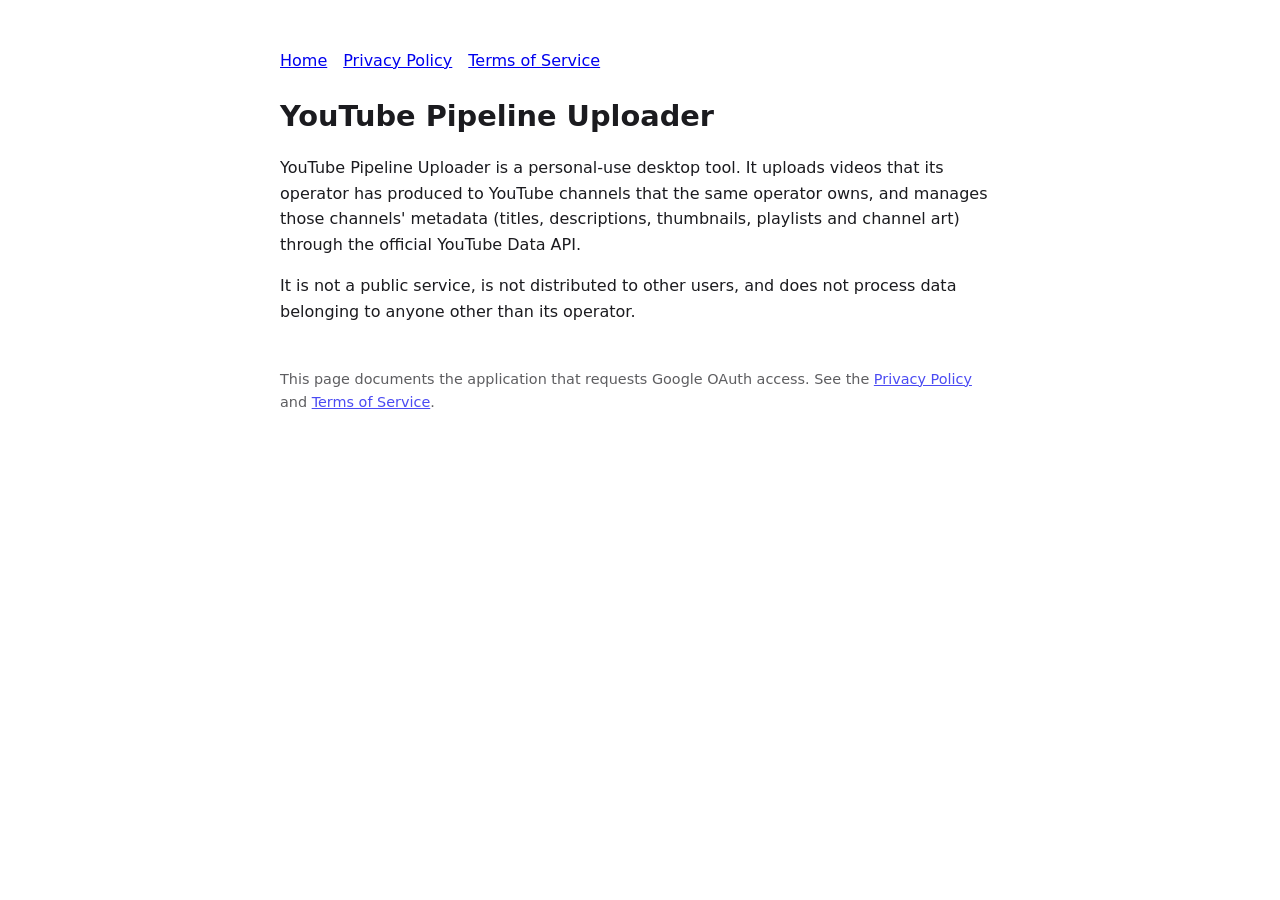
<file: index.html>
<!doctype html><html lang="en"><head><meta charset="utf-8"><meta name="viewport" content="width=device-width,initial-scale=1"><title>YouTube Pipeline Uploader</title><link rel="stylesheet" href="style.css"></head><body>
<nav><a href="./">Home</a><a href="privacy.html">Privacy Policy</a><a href="terms.html">Terms of Service</a></nav>
<h1>YouTube Pipeline Uploader</h1>
<p>YouTube Pipeline Uploader is a personal-use desktop tool. It uploads videos that its operator has produced to YouTube channels that the same operator owns, and manages those channels' metadata (titles, descriptions, thumbnails, playlists and channel art) through the official YouTube Data API.</p>
<p>It is not a public service, is not distributed to other users, and does not process data belonging to anyone other than its operator.</p>
<footer>This page documents the application that requests Google OAuth access. See the <a href="privacy.html">Privacy Policy</a> and <a href="terms.html">Terms of Service</a>.</footer>
</body></html>
</file>
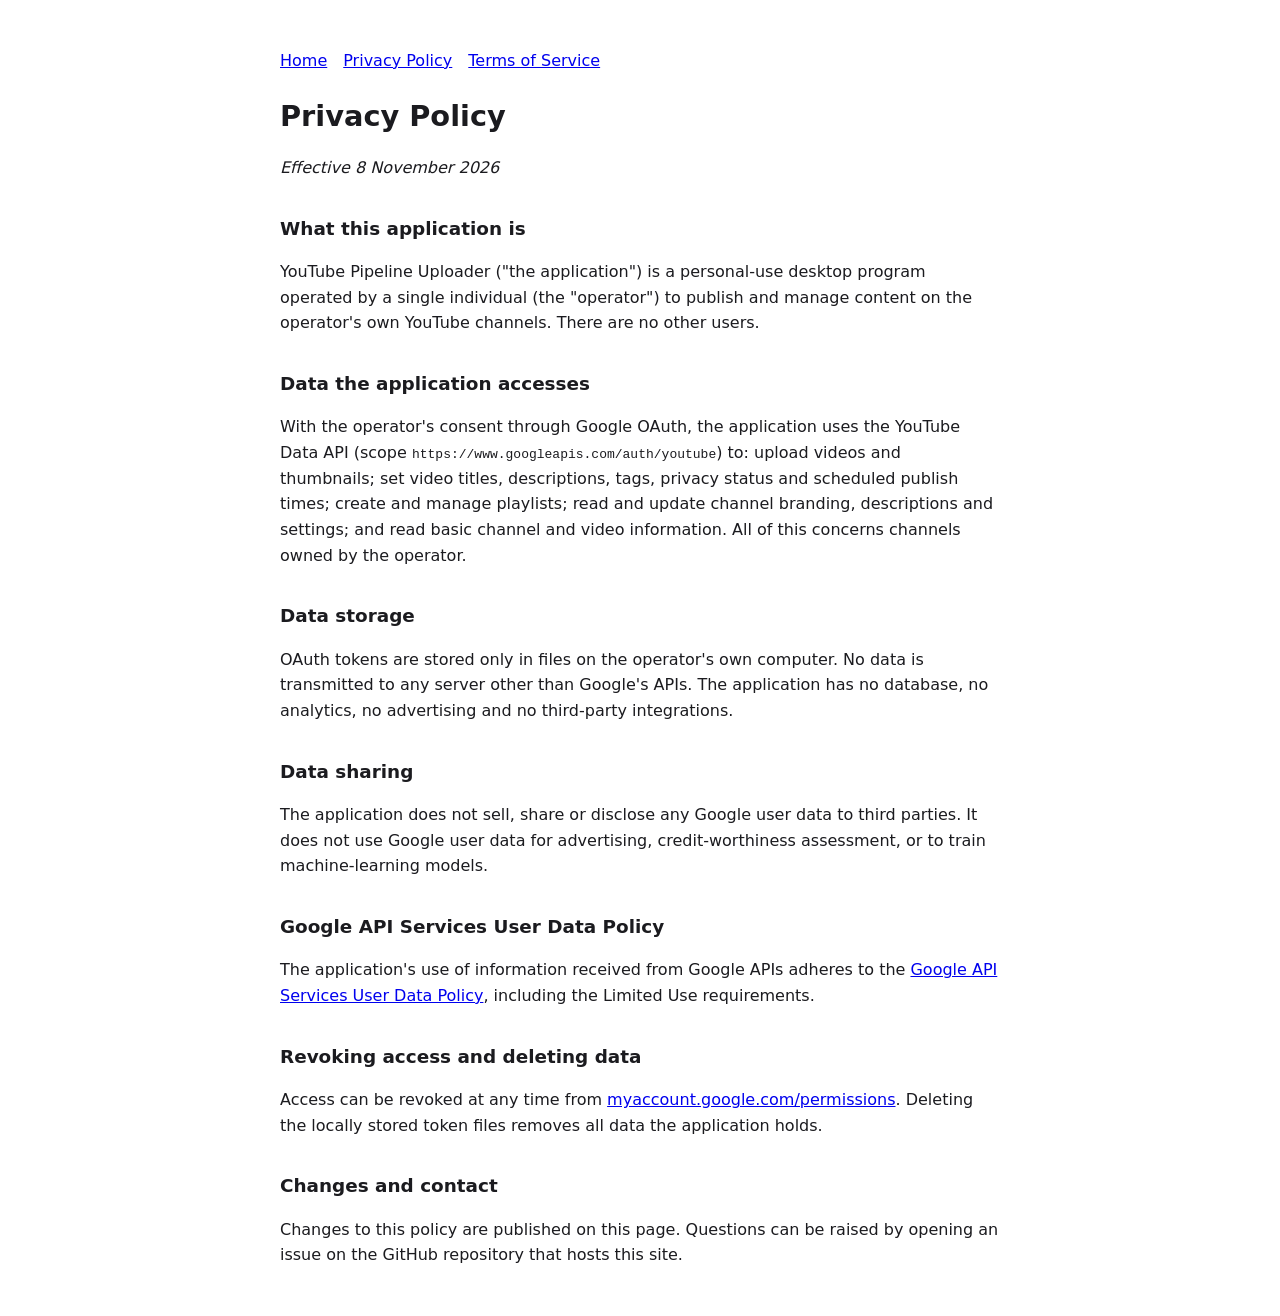
<file: privacy.html>
<!doctype html><html lang="en"><head><meta charset="utf-8"><meta name="viewport" content="width=device-width,initial-scale=1"><title>Privacy Policy — YouTube Pipeline Uploader</title><link rel="stylesheet" href="style.css"></head><body>
<nav><a href="./">Home</a><a href="privacy.html">Privacy Policy</a><a href="terms.html">Terms of Service</a></nav>
<h1>Privacy Policy</h1><p><em>Effective 8 November 2026</em></p>
<h2>What this application is</h2>
<p>YouTube Pipeline Uploader ("the application") is a personal-use desktop program operated by a single individual (the "operator") to publish and manage content on the operator's own YouTube channels. There are no other users.</p>
<h2>Data the application accesses</h2>
<p>With the operator's consent through Google OAuth, the application uses the YouTube Data API (scope <code>https://www.googleapis.com/auth/youtube</code>) to: upload videos and thumbnails; set video titles, descriptions, tags, privacy status and scheduled publish times; create and manage playlists; read and update channel branding, descriptions and settings; and read basic channel and video information. All of this concerns channels owned by the operator.</p>
<h2>Data storage</h2>
<p>OAuth tokens are stored only in files on the operator's own computer. No data is transmitted to any server other than Google's APIs. The application has no database, no analytics, no advertising and no third-party integrations.</p>
<h2>Data sharing</h2>
<p>The application does not sell, share or disclose any Google user data to third parties. It does not use Google user data for advertising, credit-worthiness assessment, or to train machine-learning models.</p>
<h2>Google API Services User Data Policy</h2>
<p>The application's use of information received from Google APIs adheres to the <a href="https://developers.google.com/terms/api-services-user-data-policy">Google API Services User Data Policy</a>, including the Limited Use requirements.</p>
<h2>Revoking access and deleting data</h2>
<p>Access can be revoked at any time from <a href="https://myaccount.google.com/permissions">myaccount.google.com/permissions</a>. Deleting the locally stored token files removes all data the application holds.</p>
<h2>Changes and contact</h2>
<p>Changes to this policy are published on this page. Questions can be raised by opening an issue on the GitHub repository that hosts this site.</p>
</body></html>
</file>
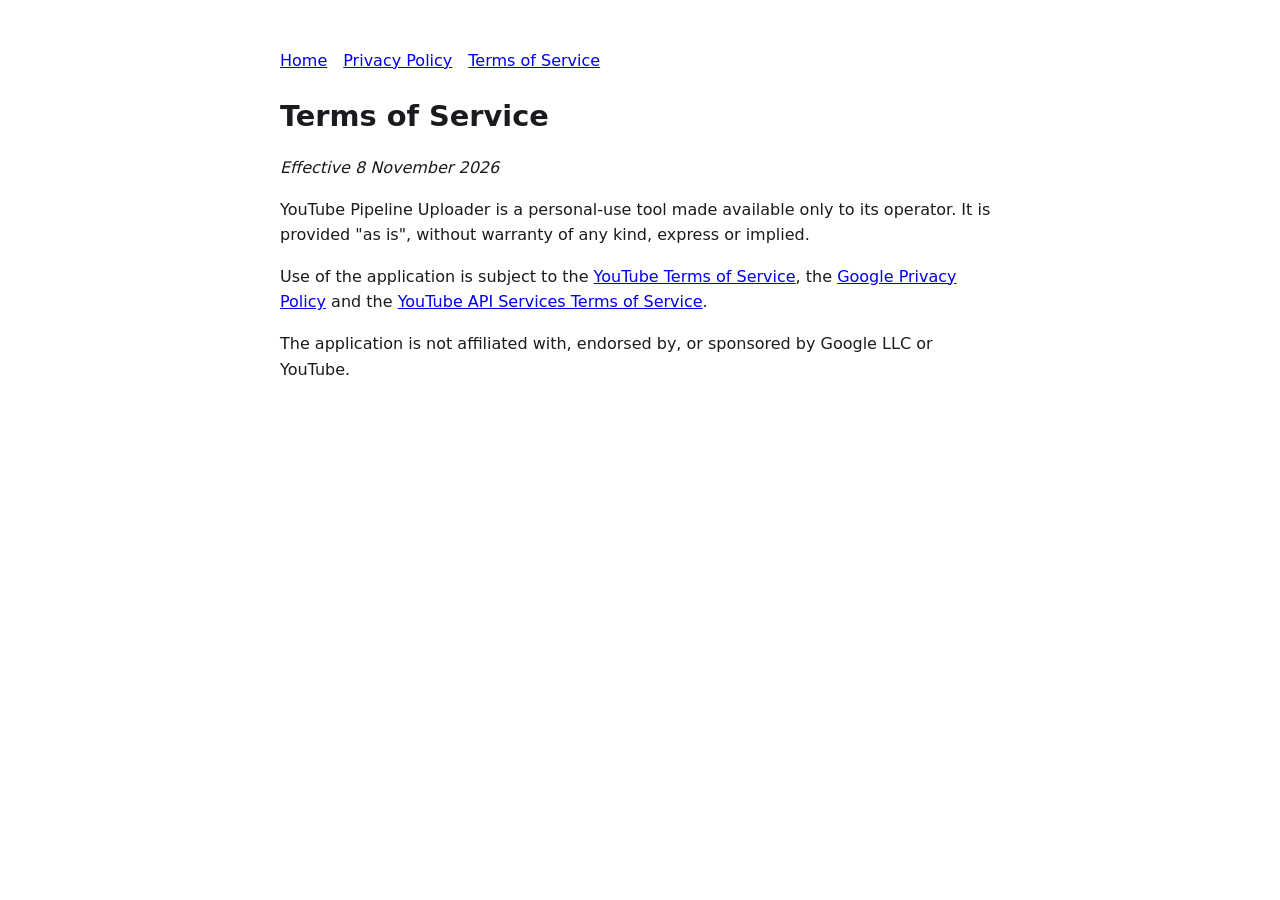
<file: terms.html>
<!doctype html><html lang="en"><head><meta charset="utf-8"><meta name="viewport" content="width=device-width,initial-scale=1"><title>Terms of Service — YouTube Pipeline Uploader</title><link rel="stylesheet" href="style.css"></head><body>
<nav><a href="./">Home</a><a href="privacy.html">Privacy Policy</a><a href="terms.html">Terms of Service</a></nav>
<h1>Terms of Service</h1><p><em>Effective 8 November 2026</em></p>
<p>YouTube Pipeline Uploader is a personal-use tool made available only to its operator. It is provided "as is", without warranty of any kind, express or implied.</p>
<p>Use of the application is subject to the <a href="https://www.youtube.com/t/terms">YouTube Terms of Service</a>, the <a href="https://policies.google.com/privacy">Google Privacy Policy</a> and the <a href="https://developers.google.com/youtube/terms/api-services-terms-of-service">YouTube API Services Terms of Service</a>.</p>
<p>The application is not affiliated with, endorsed by, or sponsored by Google LLC or YouTube.</p>
</body></html>
</file>
<file: style.css>
:root { color-scheme: light dark; }
body { font-family: system-ui, -apple-system, "Segoe UI", Roboto, sans-serif; max-width: 720px; margin: 48px auto; padding: 0 20px; line-height: 1.6; color: #1b1b1f; background: #fff; }
@media (prefers-color-scheme: dark) { body { color: #e8e8ec; background: #111214; } a { color: #8ab4f8; } }
h1 { font-size: 1.8rem; margin-bottom: .2em; }
h2 { font-size: 1.15rem; margin-top: 1.8em; }
nav a { margin-right: 1em; }
footer { margin-top: 3em; font-size: .9rem; opacity: .7; }
</file>
